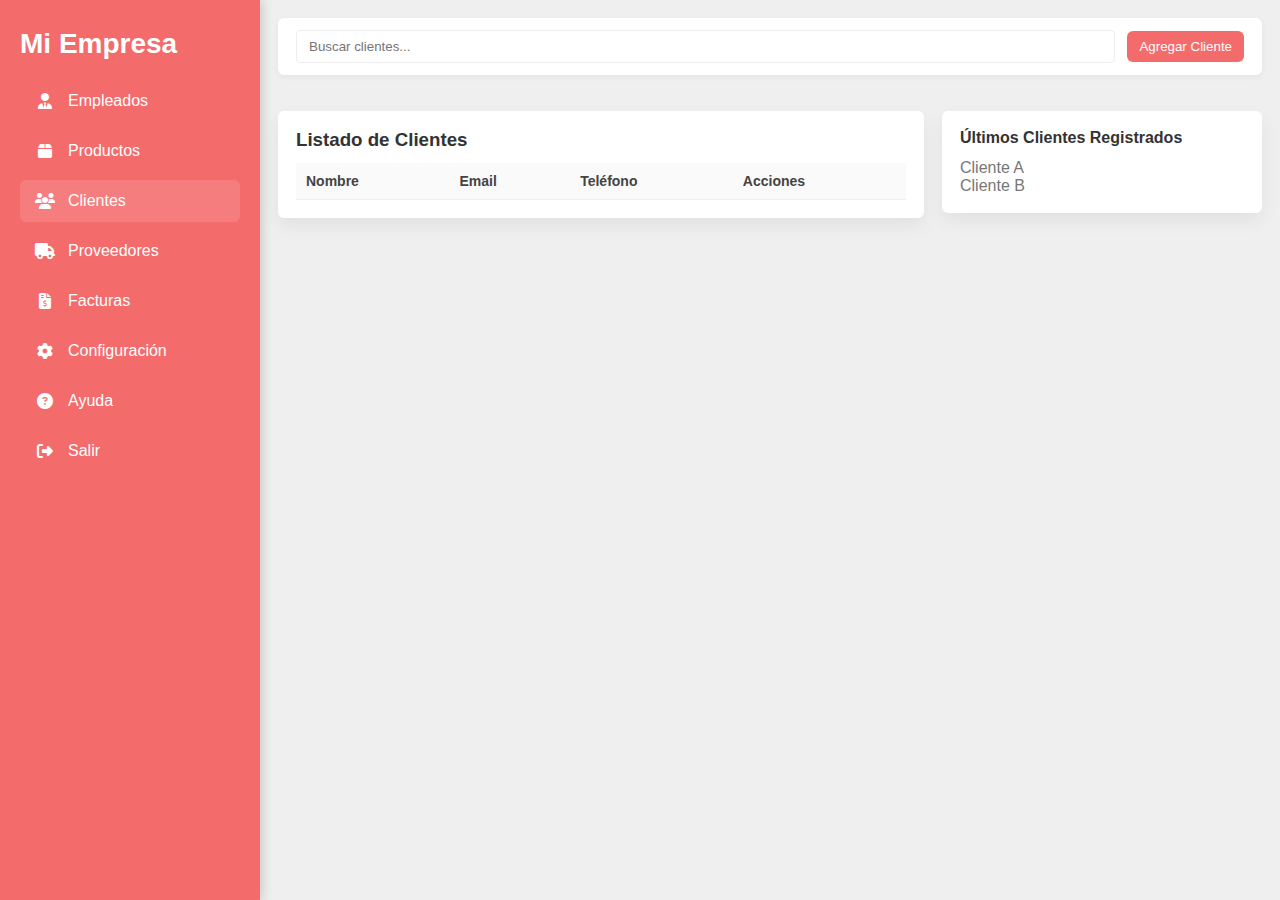
<file: html/admin.html>
<!doctype html>
<html lang="es">
<head>
  <meta charset="utf-8" />
  <meta name="viewport" content="width=device-width,initial-scale=1" />
  <title>Admin Panel - Clientes</title>
  <link rel="stylesheet" href="https://cdnjs.cloudflare.com/ajax/libs/font-awesome/6.4.0/css/all.min.css" />
  <link rel="stylesheet" href="../css/style3.css">
</head>
<body>
  <div class="app">
    <!-- Sidebar -->
    <aside class="sidebar">
      <div class="brand">Mi Empresa</div>
      <nav class="menu">
        <a href="#"><i class="fa fa-user-tie"></i> Empleados</a>
        <a href="#"><i class="fa fa-box"></i> Productos</a>
        <a href="./clientes.html" class="active"><i class="fa fa-users"></i> Clientes</a>
        <a href="#"><i class="fa fa-truck"></i> Proveedores</a>
        <a href="#"><i class="fa fa-file-invoice-dollar"></i> Facturas</a>    
        <a href="#"><i class="fa fa-cog"></i> Configuración</a>    
        <a href="#"><i class="fa fa-question-circle"></i> Ayuda</a>
        <a href="#"><i class="fa fa-sign-out-alt"></i> Salir</a>
      </nav>
    </aside>

    <!-- Main -->
    <main class="main">
      <div class="topbar">
        <div class="search"><input id="qSearch" placeholder="Buscar clientes..." /></div>
        <div style="display:flex; gap:8px;">
          <button class="btn" id="btnAdd">Agregar Cliente</button>
        </div>
      </div>

      <div class="cards" id="cardsContainer">
        <!-- Contenido dinámico desde JS -->
      </div>

      <div class="layout">
        <div class="panel large">
          <h3>Listado de Clientes</h3>
          <div style="margin-top:12px;">
            <table id="tableList">
              <thead>
                <tr>
                  <th>Nombre</th>
                  <th>Email</th>
                  <th>Teléfono</th>
                  <th>Acciones</th>
                </tr>
              </thead>
              <tbody>
                <!-- Se llena con JS + PHP -->
              </tbody>
            </table>
          </div>
        </div>

        <div class="panel small">
          <h4>Últimos Clientes Registrados</h4>
          <div id="newClientsList" style="margin-top:12px;">
            <p style="color:#777;">Cliente A</p>
            <p style="color:#777;">Cliente B</p>
          </div>
        </div>
      </div>
    </main>
  </div>

  <!-- Enlace correcto al JS -->
  <script src="../js/script3.js"></script>
</body>
</html>
</file>
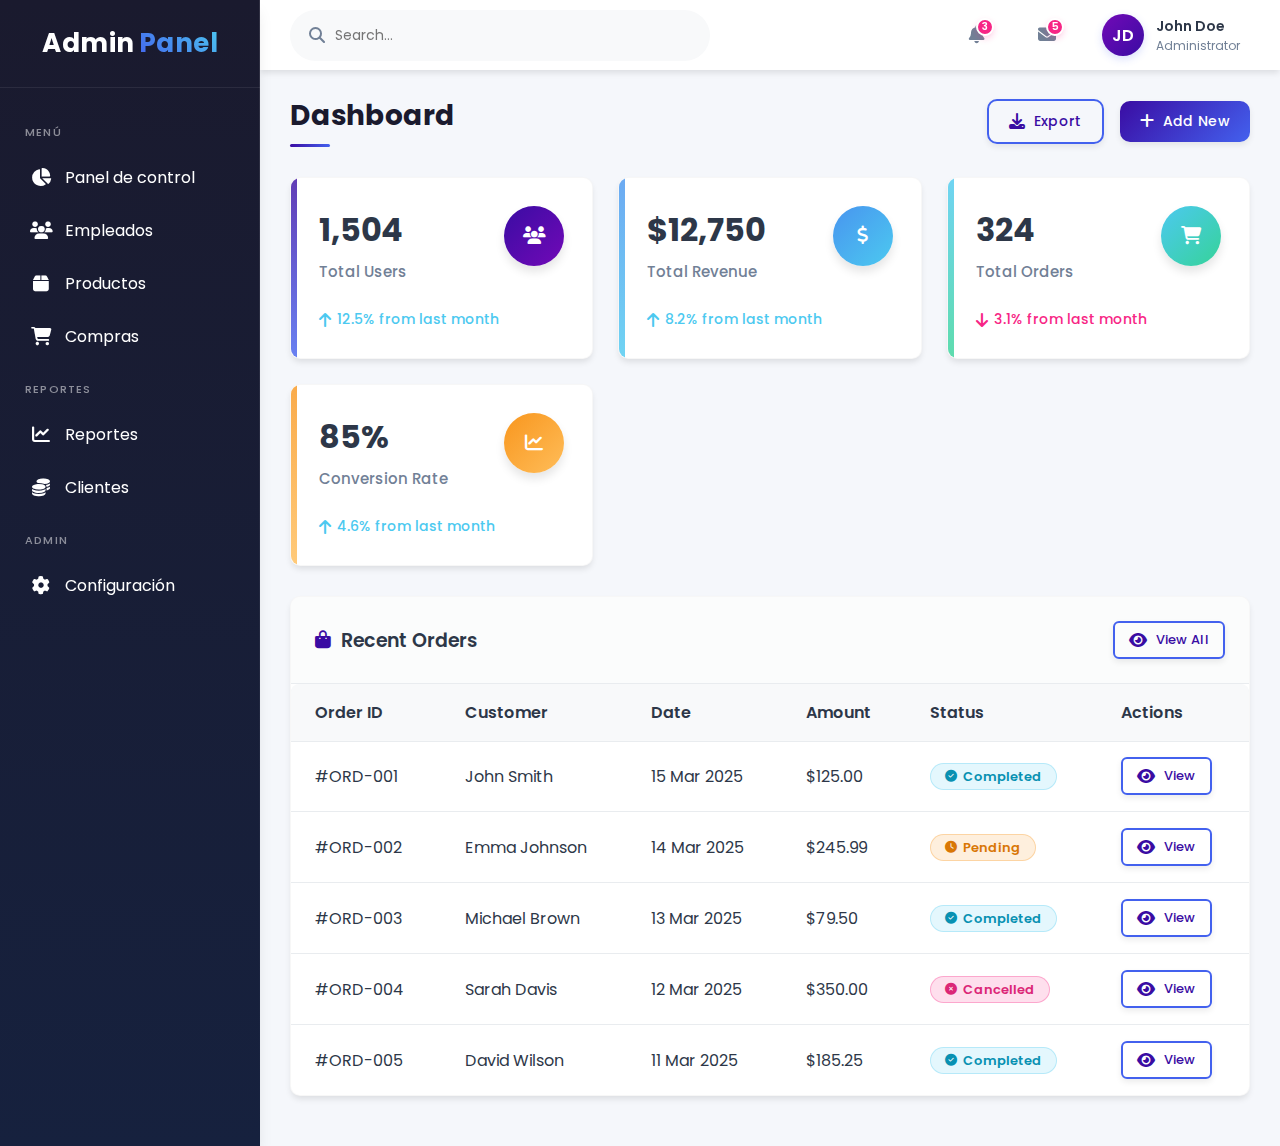
<file: html/administrador.html>
<!DOCTYPE html>
<html lang="en">
  <head>
    <meta charset="UTF-8" />
    <meta name="viewport" content="width=device-width, initial-scale=1.0" />
    <title>Admin Dashboard</title>
    <link rel="stylesheet" href="../css/administrador.css">
    <link
      rel="stylesheet"
      href="https://cdnjs.cloudflare.com/ajax/libs/font-awesome/6.4.2/css/all.min.css"
    />
    <link
      rel="stylesheet"
      href="https://cdnjs.cloudflare.com/ajax/libs/animate.css/4.1.1/animate.min.css"
    />
    <link
      href="https://fonts.googleapis.com/css2?family=Poppins:wght@300;400;500;600;700&display=swap"
      rel="stylesheet"
    />
  </head>
  <body>
    <div class="container">
      <!-- Sidebar -->
      <div class="sidebar">
        <div class="logo">
          <h1>Admin<span>Panel</span></h1>
        </div>
        <div class="nav-menu">
          <div class="menu-heading">Menú</div>
          <div class="nav-item ">
            <i class="fas fa-chart-pie"></i>
            <a href="./administrador.html">Panel de control</a>
          </div>
          <div class="nav-item">
            <i class="fas fa-users"></i>
            <a href="./administrador.html">Empleados</a>
          </div>
          <div class="nav-item">
            <i class="fas fa-box"></i>
            <a href="./administrador.html">Productos</a>
          </div>
          <div class="nav-item">
            <i class="fas fa-shopping-cart"></i>
            <a href="./administrador.html">Compras</a>
          </div>

          <div class="menu-heading">Reportes</div>
          <div class="nav-item">
            <i class="fas fa-chart-line"></i>
            <a href="./administrador.html">Reportes</a>
          </div>
          <div class="nav-item">
            <i class="fas fa-coins"></i>
            <a href="./administrador.html">Clientes</a>
          </div>

          <div class="menu-heading">Admin</div>
          <div class="nav-item">
            <i class="fas fa-cog"></i>
            <a href="./administrador.html">Configuración</a>
          </div>
        </div>
      </div>

      <!-- Header -->
      <div class="header">
        <div class="search-bar">
          <i class="fas fa-search"></i>
          <input type="text" placeholder="Search..." />
        </div>
        <div class="header-actions">
          <div class="notification">
            <i class="fas fa-bell"></i>
            <div class="badge">3</div>
          </div>
          <div class="notification">
            <i class="fas fa-envelope"></i>
            <div class="badge">5</div>
          </div>
          <div class="user-profile">
            <div class="profile-img">JD</div>
            <div class="user-info">
              <div class="user-name">John Doe</div>
              <div class="user-role">Administrator</div>
            </div>
          </div>
        </div>
      </div>

      <!-- Main Content -->
      <div class="main-content">
        <div class="page-title">
          <div class="title">Dashboard</div>
          <div class="action-buttons">
            <button class="btn btn-outline">
              <i class="fas fa-download"></i>
              Export
            </button>
            <button class="btn btn-primary">
              <i class="fas fa-plus"></i>
              Add New
            </button>
          </div>
        </div>

        <!-- Stats Cards -->
        <div class="stats-cards">
          <div class="stat-card">
            <div class="card-header">
              <div>
                <div class="card-value">1,504</div>
                <div class="card-label">Total Users</div>
              </div>
              <div class="card-icon purple">
                <i class="fas fa-users"></i>
              </div>
            </div>
            <div class="card-change positive">
              <i class="fas fa-arrow-up"></i>
              <span>12.5% from last month</span>
            </div>
          </div>

          <div class="stat-card">
            <div class="card-header">
              <div>
                <div class="card-value">$12,750</div>
                <div class="card-label">Total Revenue</div>
              </div>
              <div class="card-icon blue">
                <i class="fas fa-dollar-sign"></i>
              </div>
            </div>
            <div class="card-change positive">
              <i class="fas fa-arrow-up"></i>
              <span>8.2% from last month</span>
            </div>
          </div>

          <div class="stat-card">
            <div class="card-header">
              <div>
                <div class="card-value">324</div>
                <div class="card-label">Total Orders</div>
              </div>
              <div class="card-icon green">
                <i class="fas fa-shopping-cart"></i>
              </div>
            </div>
            <div class="card-change negative">
              <i class="fas fa-arrow-down"></i>
              <span>3.1% from last month</span>
            </div>
          </div>

          <div class="stat-card">
            <div class="card-header">
              <div>
                <div class="card-value">85%</div>
                <div class="card-label">Conversion Rate</div>
              </div>
              <div class="card-icon orange">
                <i class="fas fa-chart-line"></i>
              </div>
            </div>
            <div class="card-change positive">
              <i class="fas fa-arrow-up"></i>
              <span>4.6% from last month</span>
            </div>
          </div>
        </div>

        <!-- Recent Orders -->
        <div class="table-card">
          <div class="card-title">
            <h3><i class="fas fa-shopping-bag"></i> Recent Orders</h3>
            <button class="btn btn-outline btn-sm">
              <i class="fas fa-eye"></i> View All
            </button>
          </div>
          <table class="data-table">
            <thead>
              <tr>
                <th>Order ID</th>
                <th>Customer</th>
                <th>Date</th>
                <th>Amount</th>
                <th>Status</th>
                <th>Actions</th>
              </tr>
            </thead>
            <tbody>
              <tr>
                <td>#ORD-001</td>
                <td>John Smith</td>
                <td>15 Mar 2025</td>
                <td>$125.00</td>
                <td>
                  <span class="status active"
                    ><i class="fas fa-check-circle"></i> Completed</span
                  >
                </td>
                <td>
                  <button class="btn btn-outline btn-sm">
                    <i class="fas fa-eye"></i> View
                  </button>
                </td>
              </tr>
              <tr>
                <td>#ORD-002</td>
                <td>Emma Johnson</td>
                <td>14 Mar 2025</td>
                <td>$245.99</td>
                <td>
                  <span class="status pending"
                    ><i class="fas fa-clock"></i> Pending</span
                  >
                </td>
                <td>
                  <button class="btn btn-outline btn-sm">
                    <i class="fas fa-eye"></i> View
                  </button>
                </td>
              </tr>
              <tr>
                <td>#ORD-003</td>
                <td>Michael Brown</td>
                <td>13 Mar 2025</td>
                <td>$79.50</td>
                <td>
                  <span class="status active"
                    ><i class="fas fa-check-circle"></i> Completed</span
                  >
                </td>
                <td>
                  <button class="btn btn-outline btn-sm">
                    <i class="fas fa-eye"></i> View
                  </button>
                </td>
              </tr>
              <tr>
                <td>#ORD-004</td>
                <td>Sarah Davis</td>
                <td>12 Mar 2025</td>
                <td>$350.00</td>
                <td>
                  <span class="status cancelled"
                    ><i class="fas fa-times-circle"></i> Cancelled</span
                  >
                </td>
                <td>
                  <button class="btn btn-outline btn-sm">
                    <i class="fas fa-eye"></i> View
                  </button>
                </td>
              </tr>
              <tr>
                <td>#ORD-005</td>
                <td>David Wilson</td>
                <td>11 Mar 2025</td>
                <td>$185.25</td>
                <td>
                  <span class="status active"
                    ><i class="fas fa-check-circle"></i> Completed</span
                  >
                </td>
                <td>
                  <button class="btn btn-outline btn-sm">
                    <i class="fas fa-eye"></i> View
                  </button>
                </td>
              </tr>
            </tbody>
          </table>
        </div>
      </div>
    </div>
  </body>
</html>
</file>
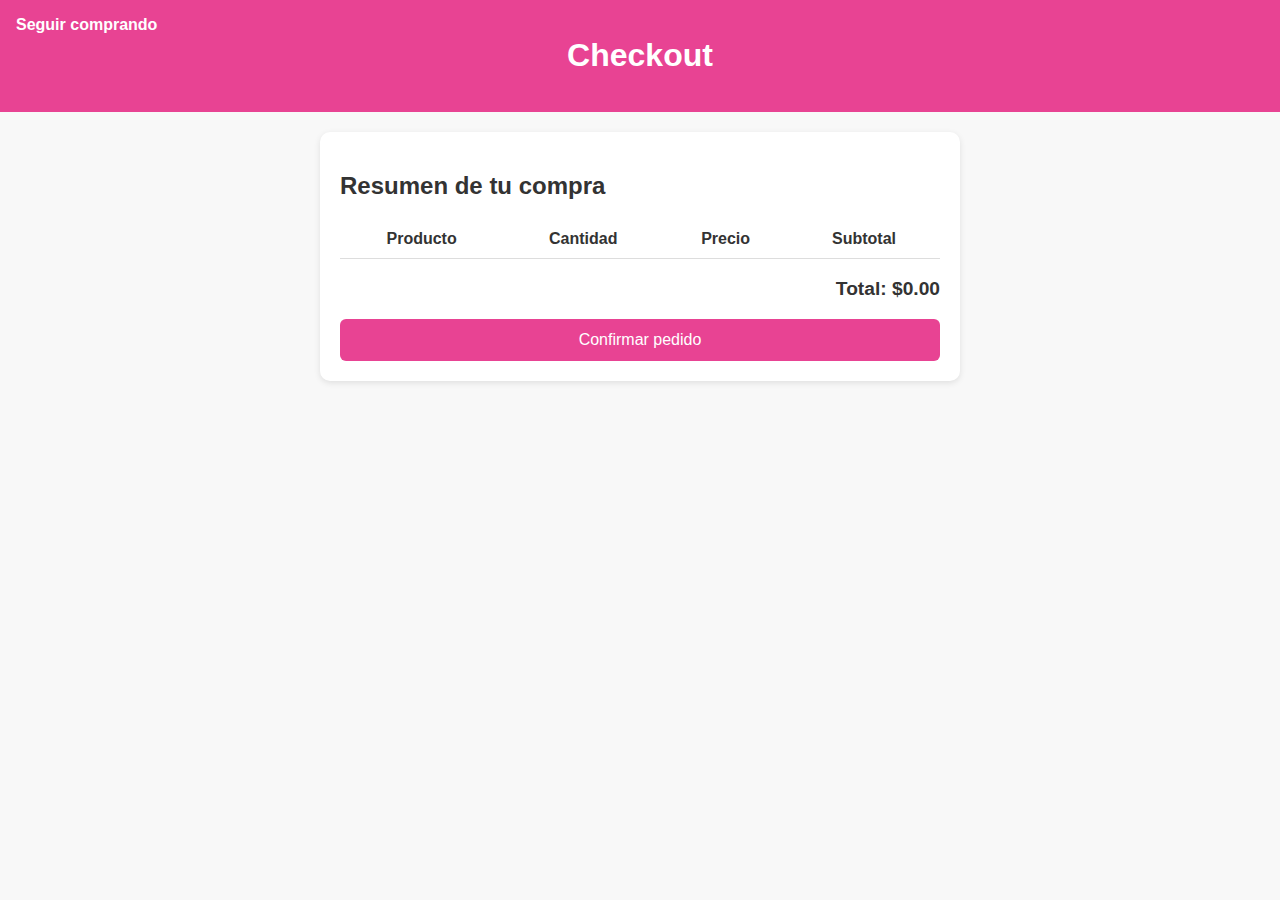
<file: html/checkout.html>
<!doctype html>
<html lang="es">
<head>
  <meta charset="utf-8">
  <meta name="viewport" content="width=device-width,initial-scale=1">
  <title>Checkout</title>
  <link rel="stylesheet" href="../css/checkout.css">
  <script defer src="../js/checkout.js"></script>
</head>
<body>
  <header>
    <h1>Checkout</h1>
    <a href="../index.html" class="btn-volver">Seguir comprando</a>
  </header>

  <main>
    <section class="resumen">
      <h2>Resumen de tu compra</h2>
      <table id="tabla-carrito">
        <thead>
          <tr>
            <th>Producto</th>
            <th>Cantidad</th>
            <th>Precio</th>
            <th>Subtotal</th>
          </tr>
        </thead>
        <tbody></tbody>
      </table>
      <div class="total">
        <p>Total: <span id="total">$0.00</span></p>
      </div>
      <button id="btn-confirmar">Confirmar pedido</button>
    </section>
  </main>
</body>
</html>
</file>
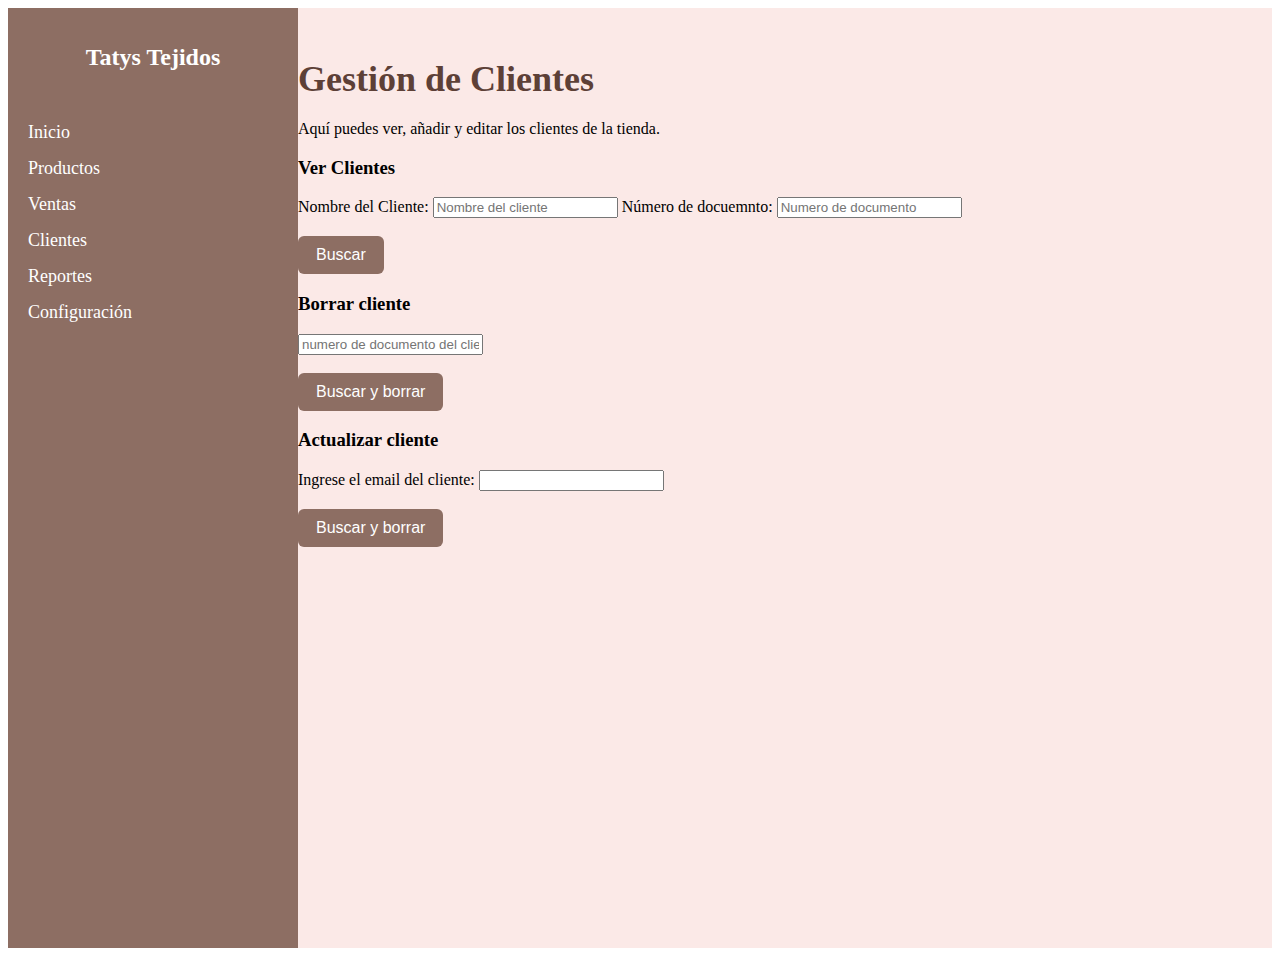
<file: html/clientesadmin.html>
<!DOCTYPE html>
<html lang="es">
<head>
    <meta charset="UTF-8">
    <meta name="viewport" content="width=device-width, initial-scale=1.0">
    <title>Clientes - TatysTejidos</title>
    <link rel="stylesheet" href="../css/clientes_admin.css">
</head>
<body>

    <!-- Barra lateral -->
    <div class="sidebar">
        <h1>Tatys Tejidos</h1>
        <ul class="menu">
            <li><a href="../index.html">Inicio</a></li>
            <li><a href="../html/productosadmin.html">Productos</a></li>
            <li><a href="../html/ventas_admin.html">Ventas</a></li>
            <li><a href="../html/clientesadmin.html">Clientes</a></li>
            <li><a href="../html/reportes2.html">Reportes</a></li>
            <li><a href="../html/confi.html">Configuración</a></li>
        </ul>
    </div>

    <!-- Contenido principal -->
    <div class="main-content">
        <h2 class="header">Gestión de Clientes</h2>
        <p>Aquí puedes ver, añadir y editar los clientes de la tienda.</p>

    
        <!-- Formulario para buscar producto -->
        <div id="product-form">
            <h3>Ver Clientes</h3>
            <form action="../php/buscar_clientes_admin.php" method="post">

                <label for="nombre_buscar">Nombre del Cliente:</label>
                <input type="text" name="nombres" placeholder="Nombre del cliente">

               <label for="nombre_buscar">Número de docuemnto:</label>
                <input type="text" name="N_documento" placeholder="Numero de documento">

                <br><br>
                <input type="submit" class="btn" value="Buscar">
            </form>
        </div>


        <!-- Formulario para borrar producto -->
        <div id="product-form">
            <h3>Borrar cliente</h3>
            <form action="../php/borrar_clientes.php" method="post">
                 <input type="text" name="N_documento" placeholder="numero de documento del cliente"><br>
                <br>
                <input type="submit" class="btn" value="Buscar y borrar">
            </form>
    
        </div>

        <!-- Formulario para borrar producto -->
        <div id="product-form">
            <h3>Actualizar cliente</h3>
            <form action="../php/actualizar.php" method="post">
                Ingrese el email del cliente:
                <input type="text" name="email"><br>
                <br>
                <input type="submit" class="btn" value="Buscar y borrar">
            </form>
        </div>
    </div>

</body>
</html>
</file>
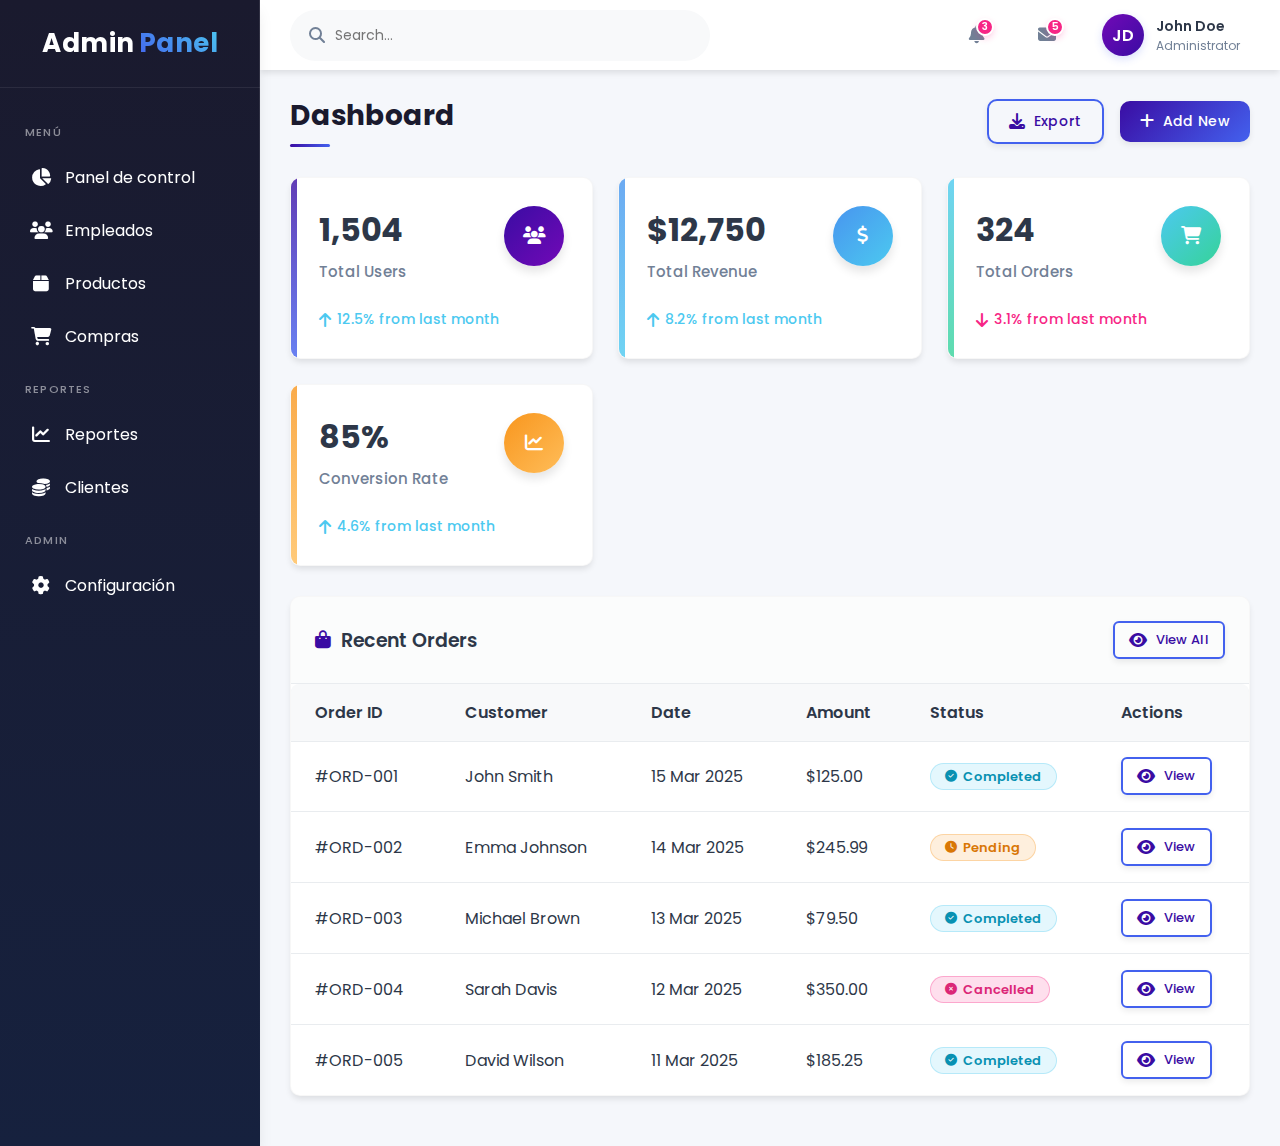
<file: html/productos_admin.html>
<!DOCTYPE html>
<html lang="en">
  <head>
    <meta charset="UTF-8" />
    <meta name="viewport" content="width=device-width, initial-scale=1.0" />
    <title>Admin Dashboard</title>
    <link rel="stylesheet" href="../css/administrador.css">
    <link
      rel="stylesheet"
      href="https://cdnjs.cloudflare.com/ajax/libs/font-awesome/6.4.2/css/all.min.css"
    />
    <link
      rel="stylesheet"
      href="https://cdnjs.cloudflare.com/ajax/libs/animate.css/4.1.1/animate.min.css"
    />
    <link
      href="https://fonts.googleapis.com/css2?family=Poppins:wght@300;400;500;600;700&display=swap"
      rel="stylesheet"
    />
  </head>
  <body>
    <div class="container">
      <!-- Sidebar -->
      <div class="sidebar">
        <div class="logo">
          <h1>Admin<span>Panel</span></h1>
        </div>
        <div class="nav-menu">
          <div class="menu-heading">Menú</div>
          <div class="nav-item ">
            <i class="fas fa-chart-pie"></i>
            <a href="./administrador.html">Panel de control</a>
          </div>
          <div class="nav-item">
            <i class="fas fa-users"></i>
            <a href="./administrador.html">Empleados</a>
          </div>
          <div class="nav-item">
            <i class="fas fa-box"></i>
            <a href="./administrador.html">Productos</a>
          </div>
          <div class="nav-item">
            <i class="fas fa-shopping-cart"></i>
            <a href="./administrador.html">Compras</a>
          </div>

          <div class="menu-heading">Reportes</div>
          <div class="nav-item">
            <i class="fas fa-chart-line"></i>
            <a href="./administrador.html">Reportes</a>
          </div>
          <div class="nav-item">
            <i class="fas fa-coins"></i>
            <a href="./administrador.html">Clientes</a>
          </div>

          <div class="menu-heading">Admin</div>
          <div class="nav-item">
            <i class="fas fa-cog"></i>
            <a href="./administrador.html">Configuración</a>
          </div>
        </div>
      </div>

      <!-- Header -->
      <div class="header">
        <div class="search-bar">
          <i class="fas fa-search"></i>
          <input type="text" placeholder="Search..." />
        </div>
        <div class="header-actions">
          <div class="notification">
            <i class="fas fa-bell"></i>
            <div class="badge">3</div>
          </div>
          <div class="notification">
            <i class="fas fa-envelope"></i>
            <div class="badge">5</div>
          </div>
          <div class="user-profile">
            <div class="profile-img">JD</div>
            <div class="user-info">
              <div class="user-name">John Doe</div>
              <div class="user-role">Administrator</div>
            </div>
          </div>
        </div>
      </div>

      <!-- Main Content -->
      <div class="main-content">
        <div class="page-title">
          <div class="title">Dashboard</div>
          <div class="action-buttons">
            <button class="btn btn-outline">
              <i class="fas fa-download"></i>
              Export
            </button>
            <button class="btn btn-primary">
              <i class="fas fa-plus"></i>
              Add New
            </button>
          </div>
        </div>

        <!-- Stats Cards -->
        <div class="stats-cards">
          <div class="stat-card">
            <div class="card-header">
              <div>
                <div class="card-value">1,504</div>
                <div class="card-label">Total Users</div>
              </div>
              <div class="card-icon purple">
                <i class="fas fa-users"></i>
              </div>
            </div>
            <div class="card-change positive">
              <i class="fas fa-arrow-up"></i>
              <span>12.5% from last month</span>
            </div>
          </div>

          <div class="stat-card">
            <div class="card-header">
              <div>
                <div class="card-value">$12,750</div>
                <div class="card-label">Total Revenue</div>
              </div>
              <div class="card-icon blue">
                <i class="fas fa-dollar-sign"></i>
              </div>
            </div>
            <div class="card-change positive">
              <i class="fas fa-arrow-up"></i>
              <span>8.2% from last month</span>
            </div>
          </div>

          <div class="stat-card">
            <div class="card-header">
              <div>
                <div class="card-value">324</div>
                <div class="card-label">Total Orders</div>
              </div>
              <div class="card-icon green">
                <i class="fas fa-shopping-cart"></i>
              </div>
            </div>
            <div class="card-change negative">
              <i class="fas fa-arrow-down"></i>
              <span>3.1% from last month</span>
            </div>
          </div>

          <div class="stat-card">
            <div class="card-header">
              <div>
                <div class="card-value">85%</div>
                <div class="card-label">Conversion Rate</div>
              </div>
              <div class="card-icon orange">
                <i class="fas fa-chart-line"></i>
              </div>
            </div>
            <div class="card-change positive">
              <i class="fas fa-arrow-up"></i>
              <span>4.6% from last month</span>
            </div>
          </div>
        </div>

        <!-- Recent Orders -->
        <div class="table-card">
          <div class="card-title">
            <h3><i class="fas fa-shopping-bag"></i> Recent Orders</h3>
            <button class="btn btn-outline btn-sm">
              <i class="fas fa-eye"></i> View All
            </button>
          </div>
          <table class="data-table">
            <thead>
              <tr>
                <th>Order ID</th>
                <th>Customer</th>
                <th>Date</th>
                <th>Amount</th>
                <th>Status</th>
                <th>Actions</th>
              </tr>
            </thead>
            <tbody>
              <tr>
                <td>#ORD-001</td>
                <td>John Smith</td>
                <td>15 Mar 2025</td>
                <td>$125.00</td>
                <td>
                  <span class="status active"
                    ><i class="fas fa-check-circle"></i> Completed</span
                  >
                </td>
                <td>
                  <button class="btn btn-outline btn-sm">
                    <i class="fas fa-eye"></i> View
                  </button>
                </td>
              </tr>
              <tr>
                <td>#ORD-002</td>
                <td>Emma Johnson</td>
                <td>14 Mar 2025</td>
                <td>$245.99</td>
                <td>
                  <span class="status pending"
                    ><i class="fas fa-clock"></i> Pending</span
                  >
                </td>
                <td>
                  <button class="btn btn-outline btn-sm">
                    <i class="fas fa-eye"></i> View
                  </button>
                </td>
              </tr>
              <tr>
                <td>#ORD-003</td>
                <td>Michael Brown</td>
                <td>13 Mar 2025</td>
                <td>$79.50</td>
                <td>
                  <span class="status active"
                    ><i class="fas fa-check-circle"></i> Completed</span
                  >
                </td>
                <td>
                  <button class="btn btn-outline btn-sm">
                    <i class="fas fa-eye"></i> View
                  </button>
                </td>
              </tr>
              <tr>
                <td>#ORD-004</td>
                <td>Sarah Davis</td>
                <td>12 Mar 2025</td>
                <td>$350.00</td>
                <td>
                  <span class="status cancelled"
                    ><i class="fas fa-times-circle"></i> Cancelled</span
                  >
                </td>
                <td>
                  <button class="btn btn-outline btn-sm">
                    <i class="fas fa-eye"></i> View
                  </button>
                </td>
              </tr>
              <tr>
                <td>#ORD-005</td>
                <td>David Wilson</td>
                <td>11 Mar 2025</td>
                <td>$185.25</td>
                <td>
                  <span class="status active"
                    ><i class="fas fa-check-circle"></i> Completed</span
                  >
                </td>
                <td>
                  <button class="btn btn-outline btn-sm">
                    <i class="fas fa-eye"></i> View
                  </button>
                </td>
              </tr>
            </tbody>
          </table>
        </div>
      </div>
    </div>
  </body>
</html>
</file>
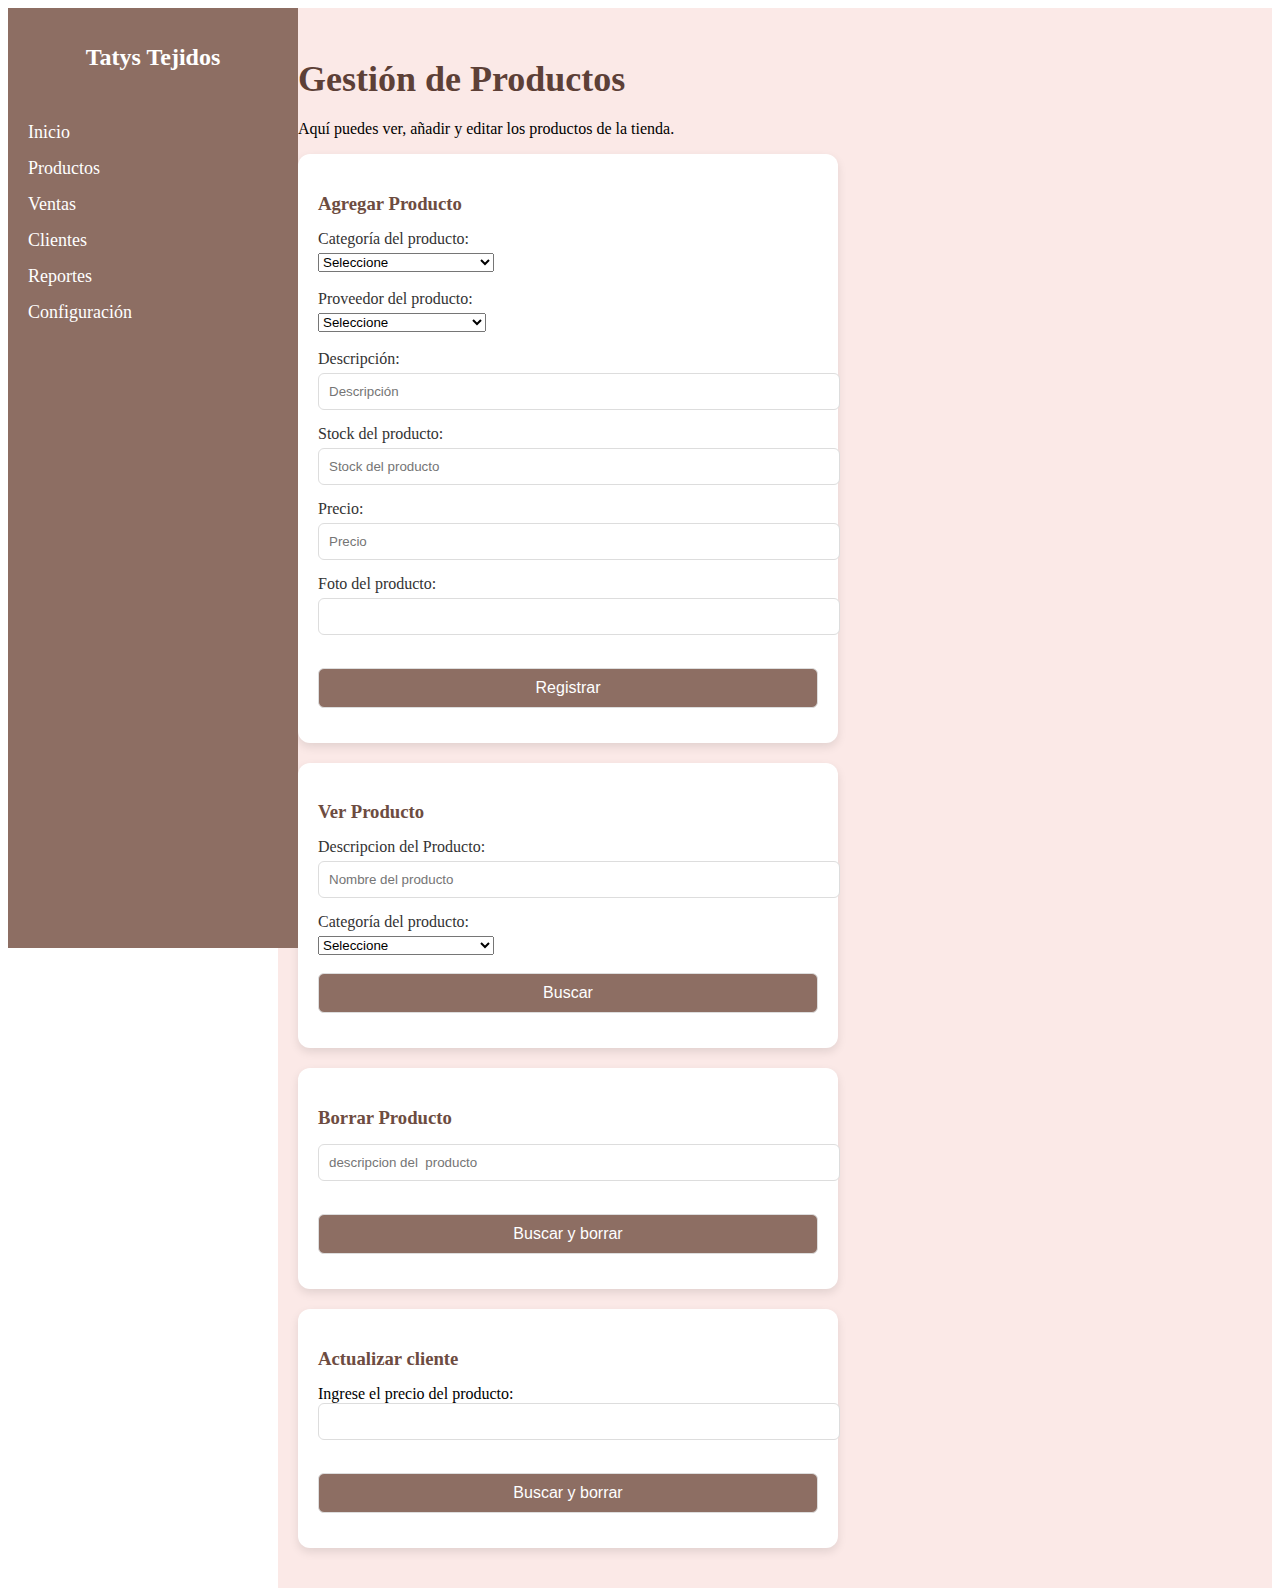
<file: html/productosadmin.html>
<!DOCTYPE html>
<html lang="es">
<head>
    <meta charset="UTF-8">
    <meta name="viewport" content="width=device-width, initial-scale=1.0">
    <title>Productos - TatysTejidos</title>
    <link rel="stylesheet" href="../css/productosadmin.css">
</head>
<body>

    <!-- Barra lateral -->
    <div class="sidebar">
        <h1>Tatys Tejidos</h1>
        <ul class="menu">
            <li><a href="../index.html">Inicio</a></li>
            <li><a href="../html/productosadmin.html">Productos</a></li>
            <li><a href="../html/ventas_admin.html">Ventas</a></li>
            <li><a href="../html/clientesadmin.html">Clientes</a></li>
            <li><a href="../html/reportes2.html">Reportes</a></li>
            <li><a href="../html/confi.html">Configuración</a></li>
        </ul>
    </div>

    <!-- Contenido principal -->
    <div class="main-content">
        <h2 class="header">Gestión de Productos</h2>
        <p>Aquí puedes ver, añadir y editar los productos de la tienda.</p>

        <!-- Formulario para agregar producto -->
        <div id="product-form">
            <h3>Agregar Producto</h3>

            <!-- IMPORTANTE: enctype para subir archivos -->
            <form action="../php/productosadmin.php" method="post" enctype="multipart/form-data">

                <label for="categoria">Categoría del producto:</label>
                <select class="controls" name="id_categoria" required>
                    <option value="">Seleccione</option>
                    <option value="1">Llaveros</option>
                    <option value="2">Ropa</option>
                    <option value="3 para la venta">Accesorios</option>
                    <option value="4">Decoración de temporada</option>
                    <option value="5">Amigurumis</option>
                </select>
                <br><br>

                <label for="categoria">Proveedor del producto:</label>
                <select class="controls" name="id_proveedor" required>
                    <option value="">Seleccione</option>
                    <option value="1">kingcason - Lana</option>
                    <option value="2">Leader - Hilos y Agujas</option>
                    <option value="3">Promoespuma - espuma</option>
                </select>
                <br><br>

                <label for="description">Descripción:</label>
                <input type="text" name="descripcion" placeholder="Descripción" required>

                <label for="stock">Stock del producto:</label>
                <input type="text" name="stock" placeholder="Stock del producto" required>

                <label for="price">Precio:</label>
                <input type="text" name="precio" placeholder="Precio" required>


                <label for="foto">Foto del producto:</label>
                <input type="text" name="photo_producto" accept="image/*" required>

                <br><br>
                <input type="submit" class="btn" value="Registrar">
            </form>
        </div>

        <!-- Formulario para buscar producto -->
        <div id="product-form">
            <h3>Ver Producto</h3>
            <form action="../php/buscar_pro_admin.php" method="get">

                <label for="nombre_buscar">Descripcion del Producto:</label>
                <input type="text" name="descripcion" placeholder="Nombre del producto">

                 <label for="categoria">Categoría del producto:</label>
                <select class="controls" name="id_categoria" required>
                    <option value="">Seleccione</option>
                    <option value="1">Llaveros</option>
                    <option value="2">Ropa</option>
                    <option value="3 para la venta">Accesorios</option>
                    <option value="4">Decoración de temporada</option>
                    <option value="5">Amigurumis</option>
                </select>

                <br><br>
                <input type="submit" class="btn" value="Buscar">
            </form>
        </div>

        <!-- Formulario para borrar producto -->
        <div id="product-form">
            <h3>Borrar Producto</h3>
            <form action="../php/borrar.php" method="post">
                 <input type="text" name="descripcion" placeholder="descripcion del  producto"><br>
                <br>
                <input type="submit" class="btn" value="Buscar y borrar">
            </form>
    
        </div>


                <!-- Formulario para actualizar producto -->
        <div id="product-form">
            <h3>Actualizar cliente</h3>
            <form action="../php/actualizar_pro.php" method="post">
                Ingrese el precio del producto:
                <input type="text" name="precio"><br>
                <br>
                <input type="submit" class="btn" value="Buscar y borrar">
            </form>
        </div>
    </div>

</body>
</html>
</file>
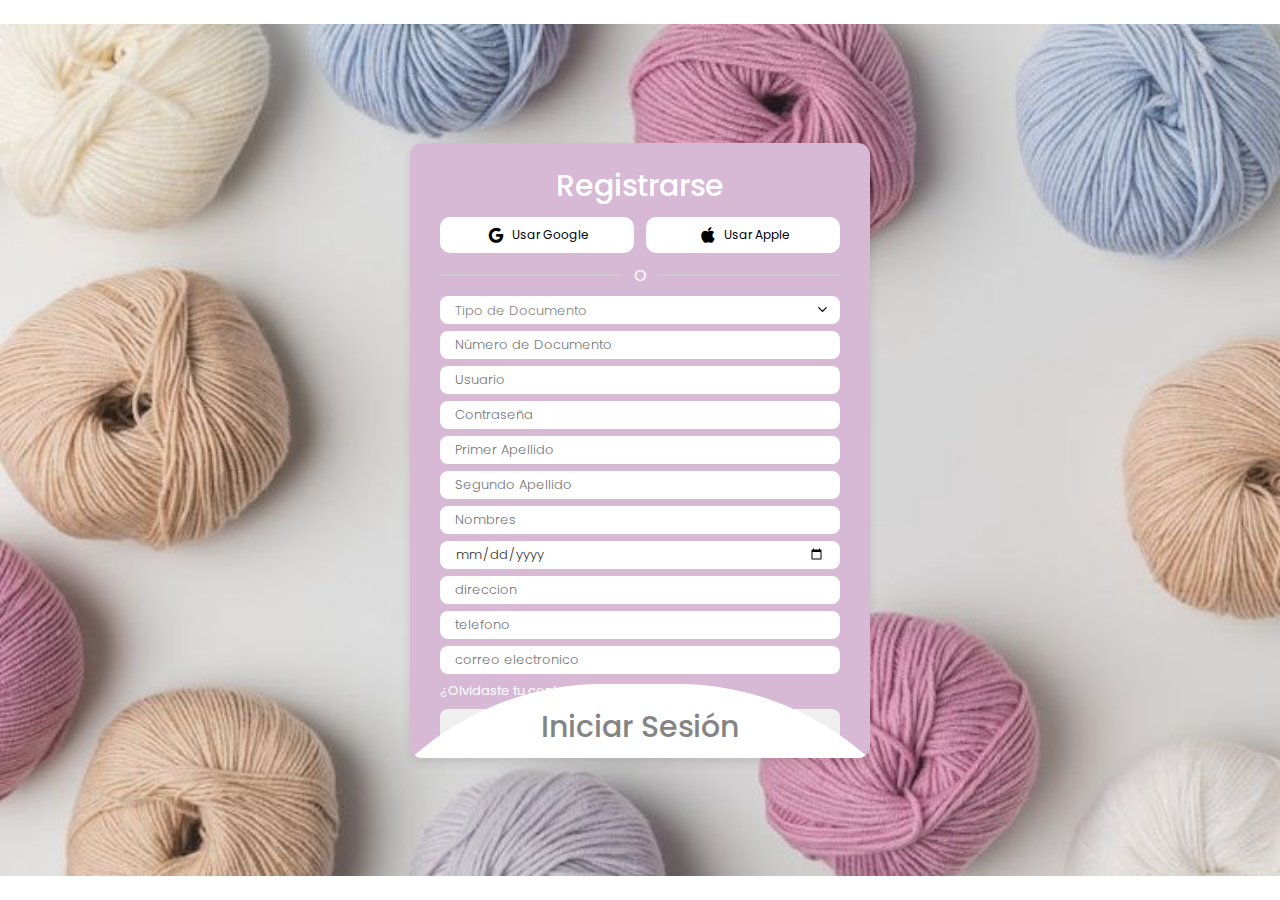
<file: html/registrase.html>
<!DOCTYPE html>
<html lang="en">
<head>
    <meta charset="UTF-8">
    <meta name="viewport" content="width=device-width, initial-scale=1.0">
    <link href='https://unpkg.com/boxicons@2.1.4/css/boxicons.min.css' rel='stylesheet'>
    <link rel="stylesheet" href="../css/style2.css">
    <title>Document</title>
</head>
<body>

    
    <div class="container">
        <div class="signup-section">
            <header>Registrarse</header>

            <div class="social-buttons">
                <button><i class="bx bxl-google"></i>
                Usar Google</button>
                <button><i class="bx bxl-apple"></i>
                Usar Apple</button>
            </div>

            <div class="separator">
                <div class="line"></div>
                <p>O</p>
                <div class="line"></div>
            </div>

            <form  action="../php/insertar_usuario.php" method="POST">
                
                <select id="document-type" name="tipo_documento" required>
                    <option value="" disabled selected>Tipo de Documento</option>
                    <option value="CC">T.I</option>
                    <option value="TI">C.C</option>
                    <option value="CE">C.E</option>
                </select>

                <input type="number" name="N_documento" placeholder="Número de Documento" required>
                <input type="text" name="usuario" placeholder="Usuario" required>
                <input type="text" name="clave" placeholder="Contraseña" required>
                <input type="text" name="primer_apellido" placeholder="Primer Apellido" required>
                <input type="text" name="segundo_apellido" placeholder="Segundo Apellido" required>
                <input type="text" name="nombres" placeholder="Nombres" required>
                <input type="date" name="fecha_nacimiento" placeholder="fecha de nacimiento" required>
                <input type="text" name="direccion" placeholder="direccion" required>
                <input type="number" name="telefono" placeholder="telefono" required>
                <input type="text" name="email" placeholder="correo electronico" required>
                 <a href="#">¿Olvidaste tu contraseña?</a>
                 <button type="submit" class="btn">Signup</button>
            </form>
        </div>

        <div class="login-section">
            <header>Iniciar Sesión</header>

            <div class="social-buttons">
                <button><i class="bx bxl-google"></i>
                Usar Google</button>
                <button><i class="bx bxl-apple"></i>
                Usar Apple</button>
            </div>

            <div class="separator">
                <div class="line"></div>
                <p>O</p>
                <div class="line"></div>
            </div>

            <form action="../php/ingresar.php" method="post">
                <input type="text" name="usuario" placeholder="usuario" required>
                <input type="password" name="clave" placeholder="Contraseña" required>
                 <a href="#">¿Olvidate tu contraseña?</a>
                 <button type="submit" class="btn">Login</button>
            </form>

        </div>

    </div>
    
    <script src="../js/script2.js"></script>
</body>
</html>
</file>
<file: css/style3.css>
* { box-sizing: border-box; margin: 0; padding: 0; font-family: "Segoe UI", Roboto, Arial; }
body { background: #efefef; color: #333; }

.app {
  display: grid;
  grid-template-columns: 260px 1fr;
  min-height: 100vh;
}

/* Sidebar */
.sidebar {
  background: #f46b6b;
  color: white;
  padding: 28px 20px;
  box-shadow: 3px 0 10px rgba(0,0,0,0.15);
}
.brand { font-weight: 700; font-size: 28px; margin-bottom: 20px; }
.menu { margin-top: 12px; }
.menu a {
  display:flex; align-items:center; gap:12px;
  padding: 12px 14px; color: #fff; text-decoration: none; border-radius: 6px;
  margin-bottom: 8px; transition: background .15s;
}
.menu a:hover, .menu a.active { background: rgba(255,255,255,0.12); }
.menu i { width:22px; text-align:center; }

/* Header */
.main { padding: 18px; }
.topbar {
  display:flex; justify-content:space-between; align-items:center;
  gap: 12px;
  padding: 12px 18px; background: #fff; border-radius: 6px; margin-bottom: 18px;
  box-shadow: 0 2px 6px rgba(0,0,0,0.05);
}
.search { display:flex; align-items:center; gap:8px; flex:1; }
.search input { width:100%; padding:8px 12px; border:1px solid #eee; border-radius:4px; }

/* Cards */
.cards { display:flex; gap:18px; margin-bottom:18px; flex-wrap:wrap; }
.card {
  background:#fff; padding:18px; border-radius:6px; flex:1 1 200px; min-width:180px;
  box-shadow: 0 8px 18px rgba(0,0,0,0.06);
  display:flex; justify-content:space-between; align-items:center;
}
.card .num { font-size:22px; font-weight:700; color: #333; }
.card .label { font-size:13px; color:#777; }

/* Panels */
.layout { display:flex; gap:18px; align-items:flex-start; }
.panel {
  background:#fff; border-radius:6px; padding:18px; box-shadow: 0 8px 18px rgba(0,0,0,0.06);
}
.panel.large { flex:1; }
.panel.small { width:320px; }

table { width:100%; border-collapse:collapse; }
th, td { padding:10px; text-align:left; border-bottom: 1px solid #f0f0f0; font-size:14px; color:#444; }
th { background:#fafafa; font-weight:700; }

/* Buttons */
.btn {
  display:inline-block; padding:8px 12px; border-radius:6px; background:#f46b6b; color:#fff; border:none; cursor:pointer;
}
.btn.secondary { background:#f3f3f3; color:#333; border:1px solid #e6e6e6; }
.btn.danger { background:#e05b5b; }

/* Modal */
.modal {
  position:fixed; inset:0; display:none; align-items:center; justify-content:center; background:rgba(0,0,0,0.4);
  z-index:999;
}
.modal.open { display:flex; }
.modal .dialog { background:#fff; border-radius:8px; width:520px; max-width:95%; padding:18px; }
.field { margin-bottom:10px; }
.field label { display:block; font-size:13px; margin-bottom:6px; color:#444; }
.field input, .field textarea { width:100%; padding:8px 10px; border:1px solid #e0e0e0; border-radius:6px; }
.flex { display:flex; gap:8px; justify-content:flex-end; margin-top:12px; }

/* Responsive */
@media (max-width:900px) {
  .app { grid-template-columns: 1fr; }
  .sidebar { display:flex; gap:12px; align-items:center; padding:12px; }
  .layout { flex-direction:column; }
  .panel.small { width:100%; }
}
</file>
<file: css/administrador.css>
:root {
  --primary: #3a0ca3;
  --primary-light: #4361ee;
  --secondary: #7209b7;
  --success: #4cc9f0;
  --danger: #f72585;
  --warning: #f8961e;
  --info: #4895ef;
  --dark: #1a1a2e;
  --light: #f8f9fa;
  --border: #e9ecef;
  --text: #2d3748;
  --text-light: #718096;
  --shadow: 0 10px 15px -3px rgba(0, 0, 0, 0.1),
    0 4px 6px -2px rgba(0, 0, 0, 0.05);
  --shadow-sm: 0 4px 6px -1px rgba(0, 0, 0, 0.1);
  --shadow-lg: 0 20px 25px -5px rgba(0, 0, 0, 0.1),
    0 10px 10px -5px rgba(0, 0, 0, 0.04);
  --radius: 10px;
  --radius-sm: 6px;
  --sidebar-width: 260px;
  --header-height: 70px;
  --transition: all 0.3s ease;
}

a{
    color: #fff;
    text-decoration: none;
}
* {
  margin: 0;
  padding: 0;
  box-sizing: border-box;
  font-family: "Poppins", sans-serif;
}

body {
  background-color: #f5f7fb;
  color: var(--text);
  overflow-x: hidden;
}

/* Custom Scrollbar */
::-webkit-scrollbar {
  width: 6px;
  height: 6px;
}

::-webkit-scrollbar-track {
  background: #f1f1f1;
}

::-webkit-scrollbar-thumb {
  background: var(--primary-light);
  border-radius: 10px;
}

::-webkit-scrollbar-thumb:hover {
  background: var(--primary);
}

/* Layout */
.container {
  display: grid;
  grid-template-columns: var(--sidebar-width) 1fr;
  grid-template-rows: var(--header-height) 1fr;
  min-height: 100vh;
}

/* Sidebar */
.sidebar {
  grid-row: 1 / 3;
  background: linear-gradient(180deg, var(--dark) 0%, #16213e 100%);
  color: white;
  overflow-y: auto;
  transition: var(--transition);
  box-shadow: var(--shadow);
  z-index: 1000;
  position: relative;
}

.sidebar::before {
  content: "";
  position: absolute;
  top: 0;
  right: 0;
  height: 100%;
  width: 1px;
  background: linear-gradient(to bottom, rgba(255, 255, 255, 0.1), transparent);
}

.logo {
  padding: 24px 20px;
  text-align: center;
  border-bottom: 1px solid rgba(255, 255, 255, 0.08);
  margin-bottom: 10px;
}

.logo h1 {
  font-size: 26px;
  font-weight: 700;
  color: white;
  display: flex;
  align-items: center;
  justify-content: center;
  letter-spacing: 0.5px;
}

.logo span {
  color: var(--primary-light);
  background: linear-gradient(45deg, var(--primary-light), var(--success));
  -webkit-background-clip: text;
  background-clip: text;
  -webkit-text-fill-color: transparent;
  margin-left: 4px;
}

.nav-menu {
  padding: 10px 0;
}

.menu-heading {
  padding: 16px 25px 8px;
  font-size: 11px;
  text-transform: uppercase;
  letter-spacing: 1.2px;
  color: rgba(255, 255, 255, 0.5);
  font-weight: 500;
}

.nav-item {
  padding: 12px 25px;
  display: flex;
  align-items: center;
  cursor: pointer;
  transition: var(--transition);
  border-left: 4px solid transparent;
  margin: 4px 0;
  border-radius: 0 var(--radius-sm) var(--radius-sm) 0;
  position: relative;
  overflow: hidden;
}

.nav-item::after {
  content: "";
  position: absolute;
  bottom: 0;
  left: 0;
  width: 0;
  height: 1px;
  background: linear-gradient(
    90deg,
    transparent,
    rgba(255, 255, 255, 0.2),
    transparent
  );
  transition: var(--transition);
}

.nav-item:hover::after {
  width: 100%;
}

.nav-item:hover,
.nav-item.active {
  background-color: rgba(255, 255, 255, 0.07);
  border-left-color: var(--primary-light);
}

.nav-item.active {
  background: linear-gradient(90deg, rgba(67, 97, 238, 0.2), transparent);
  font-weight: 500;
}

.nav-item i {
  width: 24px;
  margin-right: 12px;
  font-size: 18px;
  text-align: center;
  transition: var(--transition);
}

.nav-item:hover i {
  transform: translateY(-2px);
}

/* Header */
.header {
  grid-column: 2;
  background-color: white;
  display: flex;
  align-items: center;
  justify-content: space-between;
  padding: 0 30px;
  box-shadow: var(--shadow-sm);
  z-index: 100;
  position: sticky;
  top: 0;
}

.search-bar {
  display: flex;
  align-items: center;
  background-color: var(--light);
  border-radius: 50px;
  padding: 8px 18px;
  flex: 0 0 420px;
  transition: var(--transition);
  border: 1px solid transparent;
}

.search-bar:focus-within {
  box-shadow: 0 0 0 2px rgba(67, 97, 238, 0.1);
  border-color: rgba(67, 97, 238, 0.3);
}

.search-bar input {
  border: none;
  background: transparent;
  outline: none;
  width: 100%;
  padding: 6px 10px;
  color: var(--text);
  font-size: 14px;
}

.search-bar i {
  color: var(--text-light);
  font-size: 16px;
}

.header-actions {
  display: flex;
  align-items: center;
}

.notification {
  position: relative;
  margin: 0 15px;
  cursor: pointer;
  width: 40px;
  height: 40px;
  display: flex;
  align-items: center;
  justify-content: center;
  border-radius: 50%;
  transition: var(--transition);
}

.notification:hover {
  background-color: rgba(67, 97, 238, 0.1);
}

.notification i {
  font-size: 18px;
  color: var(--text-light);
  transition: var(--transition);
}

.notification:hover i {
  color: var(--primary);
  transform: translateY(-2px);
}

.notification .badge {
  position: absolute;
  top: 3px;
  right: 3px;
  background-color: var(--danger);
  color: white;
  border-radius: 50%;
  width: 18px;
  height: 18px;
  font-size: 10px;
  display: flex;
  align-items: center;
  justify-content: center;
  box-shadow: 0 3px 6px rgba(247, 37, 133, 0.2);
  border: 2px solid white;
  font-weight: 600;
}

.user-profile {
  display: flex;
  align-items: center;
  cursor: pointer;
  padding: 6px 10px;
  border-radius: var(--radius);
  transition: var(--transition);
  margin-left: 10px;
}

.user-profile:hover {
  background-color: rgba(67, 97, 238, 0.05);
}

.profile-img {
  width: 42px;
  height: 42px;
  border-radius: 50%;
  background: linear-gradient(135deg, var(--secondary), var(--primary));
  display: flex;
  align-items: center;
  justify-content: center;
  color: white;
  font-weight: 600;
  margin-right: 12px;
  box-shadow: 0 3px 8px rgba(67, 97, 238, 0.2);
  font-size: 16px;
}

.user-info {
  display: flex;
  flex-direction: column;
}

.user-name {
  font-weight: 600;
  font-size: 14px;
}

.user-role {
  font-size: 12px;
  color: var(--text-light);
}

/* Main Content */
.main-content {
  grid-column: 2;
  padding: 25px 30px;
  overflow-y: auto;
}

.page-title {
  margin-bottom: 30px;
  display: flex;
  justify-content: space-between;
  align-items: center;
  animation: fadeIn 0.5s ease;
}

.title {
  font-size: 28px;
  font-weight: 700;
  color: var(--dark);
  position: relative;
  padding-bottom: 10px;
}

.title::after {
  content: "";
  position: absolute;
  bottom: 0;
  left: 0;
  width: 40px;
  height: 3px;
  background: linear-gradient(90deg, var(--primary), var(--primary-light));
  border-radius: 10px;
}

.action-buttons .btn {
  margin-left: 12px;
}

/* Dashboard Cards */
.stats-cards {
  display: grid;
  grid-template-columns: repeat(auto-fit, minmax(260px, 1fr));
  gap: 25px;
  margin-bottom: 30px;
  animation: fadeInUp 0.6s ease;
}

.stat-card {
  background-color: white;
  border-radius: var(--radius);
  padding: 28px;
  box-shadow: var(--shadow-sm);
  transition: all 0.4s ease;
  position: relative;
  overflow: hidden;
  border: 1px solid rgba(0, 0, 0, 0.03);
}

.stat-card::before {
  content: "";
  position: absolute;
  top: 0;
  left: 0;
  width: 6px;
  height: 100%;
  opacity: 0.8;
  transition: var(--transition);
}

.stat-card:nth-child(1)::before {
  background: linear-gradient(to bottom, var(--primary), var(--primary-light));
}

.stat-card:nth-child(2)::before {
  background: linear-gradient(to bottom, var(--info), var(--success));
}

.stat-card:nth-child(3)::before {
  background: linear-gradient(to bottom, var(--success), #36d399);
}

.stat-card:nth-child(4)::before {
  background: linear-gradient(to bottom, var(--warning), #ffbd59);
}

.stat-card:hover {
  transform: translateY(-7px);
  box-shadow: var(--shadow);
}

.card-header {
  display: flex;
  justify-content: space-between;
  align-items: flex-start;
  margin-bottom: 18px;
}

.card-icon {
  width: 60px;
  height: 60px;
  border-radius: 50%;
  display: flex;
  align-items: center;
  justify-content: center;
  font-size: 24px;
  color: white;
  box-shadow: 0 6px 10px rgba(0, 0, 0, 0.1);
  transition: var(--transition);
}

.stat-card:hover .card-icon {
  transform: scale(1.1);
}

.card-icon.purple {
  background: linear-gradient(135deg, var(--primary), var(--secondary));
}

.card-icon.blue {
  background: linear-gradient(135deg, var(--info), #4cc9f0);
}

.card-icon.green {
  background: linear-gradient(135deg, var(--success), #36d399);
}

.card-icon.orange {
  background: linear-gradient(135deg, var(--warning), #ffbd59);
}

.card-value {
  font-size: 32px;
  font-weight: 700;
  margin-bottom: 6px;
  transition: var(--transition);
}

.stat-card:hover .card-value {
  color: var(--primary);
}

.card-label {
  color: var(--text-light);
  font-size: 15px;
  font-weight: 500;
}

.card-change {
  display: flex;
  align-items: center;
  font-size: 14px;
  padding: 8px 0 0;
  font-weight: 500;
}

.card-change i {
  margin-right: 6px;
  font-size: 16px;
}

.card-change.positive {
  color: var(--success);
}

.card-change.negative {
  color: var(--danger);
}

/* Data Table */
.table-card {
  background-color: white;
  border-radius: var(--radius);
  box-shadow: var(--shadow-sm);
  overflow: hidden;
  margin-bottom: 25px;
  animation: fadeInUp 0.7s ease;
  border: 1px solid rgba(0, 0, 0, 0.03);
}

.card-title {
  padding: 24px;
  border-bottom: 1px solid var(--border);
  display: flex;
  justify-content: space-between;
  align-items: center;
  background-color: rgba(248, 249, 250, 0.5);
}

.card-title h3 {
  font-size: 19px;
  font-weight: 600;
  display: flex;
  align-items: center;
}

.card-title h3 i {
  margin-right: 10px;
  color: var(--primary);
}

.data-table {
  width: 100%;
  border-collapse: separate;
  border-spacing: 0;
}

.data-table th,
.data-table td {
  padding: 16px 24px;
  text-align: left;
}

.data-table th {
  font-weight: 600;
  color: var(--text);
  background-color: #f8f9fa;
  position: sticky;
  top: 0;
  box-shadow: 0 1px 0 0 var(--border);
}

.data-table th:first-child {
  border-top-left-radius: 8px;
}

.data-table th:last-child {
  border-top-right-radius: 8px;
}

.data-table td {
  border-bottom: 1px solid var(--border);
}

.data-table tr:last-child td {
  border-bottom: none;
}

.data-table tbody tr {
  transition: var(--transition);
}

.data-table tbody tr:hover {
  background-color: rgba(67, 97, 238, 0.03);
  transform: translateY(-1px);
  box-shadow: 0 3px 10px rgba(0, 0, 0, 0.04);
}

.status {
  padding: 6px 14px;
  border-radius: 50px;
  font-size: 13px;
  font-weight: 600;
  display: inline-flex;
  align-items: center;
  line-height: 1;
}

.status i {
  margin-right: 6px;
  font-size: 12px;
}

.status.active {
  background-color: rgba(76, 201, 240, 0.15);
  color: #0891b2;
  border: 1px solid rgba(76, 201, 240, 0.3);
}

.status.pending {
  background-color: rgba(248, 150, 30, 0.15);
  color: #d97706;
  border: 1px solid rgba(248, 150, 30, 0.3);
}

.status.cancelled {
  background-color: rgba(247, 37, 133, 0.15);
  color: #db2777;
  border: 1px solid rgba(247, 37, 133, 0.3);
}

/* Buttons */
.btn {
  display: inline-flex;
  align-items: center;
  justify-content: center;
  padding: 10px 20px;
  border-radius: var(--radius);
  font-weight: 500;
  cursor: pointer;
  transition: all 0.3s;
  border: none;
  outline: none;
  font-size: 14px;
  letter-spacing: 0.3px;
  box-shadow: 0 3px 6px rgba(0, 0, 0, 0.08);
  position: relative;
  overflow: hidden;
}

.btn::after {
  content: "";
  position: absolute;
  width: 100%;
  height: 100%;
  top: 0;
  left: -100%;
  background: linear-gradient(
    90deg,
    transparent,
    rgba(255, 255, 255, 0.2),
    transparent
  );
  transition: 0.5s;
}

.btn:hover::after {
  left: 100%;
}

.btn i {
  margin-right: 8px;
  font-size: 16px;
  transition: var(--transition);
}

.btn:hover i {
  transform: translateX(2px);
}

.btn-primary {
  background: linear-gradient(135deg, var(--primary), var(--primary-light));
  color: white;
}

.btn-primary:hover {
  background: linear-gradient(135deg, var(--secondary), var(--primary));
  transform: translateY(-2px);
  box-shadow: 0 6px 15px rgba(58, 12, 163, 0.2);
}

.btn-outline {
  border: 2px solid var(--primary-light);
  color: var(--primary);
  background-color: transparent;
}

.btn-outline:hover {
  background-color: var(--primary);
  color: white;
  border-color: var(--primary);
  transform: translateY(-2px);
  box-shadow: 0 6px 15px rgba(58, 12, 163, 0.2);
}

.btn-sm {
  padding: 7px 14px;
  font-size: 13px;
  border-radius: var(--radius-sm);
}

/* Animations */
@keyframes fadeIn {
  from {
    opacity: 0;
  }
  to {
    opacity: 1;
  }
}

@keyframes fadeInUp {
  from {
    opacity: 0;
    transform: translateY(20px);
  }
  to {
    opacity: 1;
    transform: translateY(0);
  }
}

/* Media Queries */
@media (max-width: 1200px) {
  .stats-cards {
    grid-template-columns: repeat(2, 1fr);
  }
}

@media (max-width: 992px) {
  .container {
    grid-template-columns: 0 1fr;
  }

  .sidebar {
    transform: translateX(-100%);
    position: fixed;
    height: 100vh;
    z-index: 1001;
  }

  .sidebar.active {
    transform: translateX(0);
    box-shadow: var(--shadow-lg);
  }

  .header {
    padding: 0 20px;
  }

  .main-content {
    padding: 20px;
  }
}

@media (max-width: 768px) {
  .search-bar {
    display: none;
  }

  .stats-cards {
    grid-template-columns: 1fr;
  }

  .user-role {
    display: none;
  }

  .data-table th,
  .data-table td {
    padding: 15px;
  }

  .title {
    font-size: 24px;
  }
}

@media (max-width: 576px) {
  .header-actions {
    margin-left: auto;
  }

  .notification {
    margin: 0 8px;
  }

  .user-info {
    display: none;
  }

  .profile-img {
    margin-right: 0;
  }

  .action-buttons {
    display: flex;
    flex-direction: column;
  }

  .action-buttons .btn {
    margin: 5px 0;
  }
}
.fas {
  font-size: 18px;
}
</file>
<file: css/checkout.css>
body {
  margin: 0;
  font-family: Arial, Helvetica, sans-serif;
  background: #f8f8f8;
  color: #333;
}

header {
  background: #e84393;
  color: white;
  padding: 16px;
  text-align: center;
  position: relative;
}

header .btn-volver {
  position: absolute;
  left: 16px;
  top: 16px;
  color: white;
  text-decoration: none;
  font-weight: bold;
}

main {
  padding: 20px;
}

.resumen {
  background: white;
  padding: 20px;
  border-radius: 10px;
  box-shadow: 0 2px 6px rgba(0,0,0,0.1);
  max-width: 600px;
  margin: auto;
}

table {
  width: 100%;
  border-collapse: collapse;
  margin-top: 12px;
}

th, td {
  padding: 10px;
  border-bottom: 1px solid #ddd;
  text-align: center;
}

.total {
  text-align: right;
  font-weight: bold;
  margin-top: 10px;
  font-size: 1.2rem;
}

#btn-confirmar {
  display: block;
  width: 100%;
  margin-top: 16px;
  padding: 12px;
  background: #e84393;
  border: none;
  color: white;
  font-size: 1rem;
  border-radius: 6px;
  cursor: pointer;
}
</file>
<file: css/clientes_admin.css>
/* Barra lateral */
.sidebar {
    width: 250px;
    background-color: #8D6E63; /* Marrón cálido */
    color: #fff;
    padding: 20px;
    display: flex;
    flex-direction: column;
    position: fixed;
    height: 100%;
}

.sidebar h1 {
    font-size: 24px;
    margin-bottom: 20px;
    text-align: center;
    font-family: 'Georgia', serif;
}

.menu {
    list-style: none;
    padding: 0;
}

.menu li {
    margin: 15px 0;
}

.menu a {
    text-decoration: none;
    color: #ffffff;
    font-size: 18px;
}

.menu a:hover, .menu a.active {
    color: #FF7043; /* Terracota */
    font-weight: bold;
}

/* Contenido principal */
.main-content {
    margin-left: 270px;
    padding: 20px;
    background-color: #FBE9E7; /* Beige cálido */
    min-height: 100vh;
}

.header {
    font-size: 36px;
    margin-bottom: 20px;
    color: #5D4037;
    font-family: 'Georgia', serif;
}

/* Formularios */
#client-form {
    background-color: #fff;
    padding: 20px;
    border-radius: 12px;
    box-shadow: 0 4px 10px rgba(0, 0, 0, 0.1);
    margin-bottom: 20px;
    max-width: 500px;
}

#client-form h3 {
    color: #6D4C41;
    margin-bottom: 15px;
}

#client-form label {
    display: block;
    font-size: 16px;
    margin-bottom: 5px;
    color: #333;
}

#client-form input {
    width: 100%;
    padding: 10px;
    margin-bottom: 15px;
    border: 1px solid #ddd;
    border-radius: 6px;
}

/* Botones */
.btn {
    padding: 10px 18px;
    background-color: #8D6E63;
    color: white;
    border: none;
    border-radius: 6px;
    cursor: pointer;
    font-size: 16px;
}

.btn:hover {
    background-color: #A1887F;
}

.btn-delete {
    background-color: #D84315;
}

.btn-delete:hover {
    background-color: #BF360C;
}
</file>
<file: css/productosadmin.css>
/* Barra lateral */
.sidebar {
    width: 250px;
    background-color: #8D6E63; /* Marrón cálido */
    color: #fff;
    padding: 20px;
    display: flex;
    flex-direction: column;
    position: fixed;
    height: 100%;
}

.sidebar h1 {
    font-size: 24px;
    margin-bottom: 20px;
    text-align: center;
    font-family: 'Georgia', serif;
}

.menu {
    list-style: none;
    padding: 0;
}

.menu li {
    margin: 15px 0;
}

.menu a {
    text-decoration: none;
    color: #ffffff;
    font-size: 18px;
}

.menu a:hover, .menu a.active {
    color: #FF7043; /* Terracota */
    font-weight: bold;
}

/* Contenido principal */
.main-content {
    margin-left: 270px;
    padding: 20px;
    background-color: #FBE9E7; /* Beige cálido */
    min-height: 100vh;
}

.header {
    font-size: 36px;
    margin-bottom: 20px;
    color: #5D4037;
    font-family: 'Georgia', serif;
}

/* Formulario */
#product-form {
    background-color: #fff;
    padding: 20px;
    border-radius: 12px;
    box-shadow: 0 4px 10px rgba(0, 0, 0, 0.1);
    margin-bottom: 20px;
    max-width: 500px;
}

#product-form h3 {
    color: #6D4C41;
    margin-bottom: 15px;
}

#product-form label {
    display: block;
    font-size: 16px;
    margin-bottom: 5px;
    color: #333;
}

#product-form input {
    width: 100%;
    padding: 10px;
    margin-bottom: 15px;
    border: 1px solid #ddd;
    border-radius: 6px;
}

/* Lista de productos */
.product-list {
    display: grid;
    grid-template-columns: 1fr;
    gap: 20px;
    margin-top: 20px;
}

.product-item {
    background-color: #fff3e0; /* Fondo suave tipo hilo */
    padding: 20px;
    border-radius: 12px;
    box-shadow: 0 4px 10px rgba(0, 0, 0, 0.1);
}

.product-item h3 {
    font-size: 24px;
    color: #6D4C41;
}

.product-item p {
    font-size: 18px;
    margin-bottom: 10px;
    color: #4E342E;
}

/* Botones */
.btn {
    padding: 10px 18px;
    background-color: #8D6E63;
    color: white;
    border: none;
    border-radius: 6px;
    cursor: pointer;
    font-size: 16px;
    margin-right: 10px;
}

.btn:hover {
    background-color: #A1887F;
}

.btn-delete {
    background-color: #D84315;
}

.btn-delete:hover {
    background-color: #BF360C;
}
</file>
<file: css/style2.css>
@import url("https://fonts.googleapis.com/css2?family=Poppins:wght@400;500;600;700;800&display=swap");

*{
    margin: 0;
    padding: 0;
    box-sizing: border-box;
    font-family: 'Poppins';
}

a{
    text-decoration: none;
}

body{
    height: 100vh;
    display: flex;
    align-items: center;
    justify-content: center;
    background: url(../img/fondo2.jpg);
    background-repeat: no-repeat;
    background-size: 100%;
    background-position: center;
}

.container{
    position: relative;
    width: 460px;
    height: 615px;
    border-radius: 12px;
    padding: 20px 30px 120px;
    background: #D7B9D5;
    box-shadow: 0 5px 10px rgba(0, 0, 0, 0.1);
    overflow: hidden;
}

.login-section{
    position: absolute;
    left: 50%;
    bottom: -88%;
    transform: translateX(-50%);
    width: calc(50% + 90%);
    padding: 20px 140px;
    background: #fff;
    border-radius: 285px;
    height: 100%;
    transition: all 0.6s ease;
}

.login-section header,
.signup-section header{
    font-size: 30px;
    text-align: center;
    color: #fff;
    font-weight: 500;
    cursor: pointer;
}

.login-section header{
    color: #333;
    opacity: 0.6;
}

.social-buttons{
    margin-top: 8px;
    display: flex;
    align-items: center;
    gap: 12px;
}

.social-buttons button{
    width: 50%;
    padding: 8px;
    background: #fff;
    border: none;
    border-radius: 10px;
    font-size: 12px;
    display: flex;
    align-items: center;
    justify-content: center;
    gap: 6px;
    cursor: pointer;
}

.login-section .social-buttons button{
    border: 1px solid #000;
}

.login-section .social-buttons button i,
.signup-section .social-buttons button i{
    font-size: 20px;
}

.separator{
    margin-top: 10px;
    display: flex;
    align-items: center;
    gap: 15px;
}

.separator .line{
    width: 100%;
    height: 2px;
    background: #ccc;
}

.separator p{
    color: #fff;
}

.login-section .separator p{
    color: #000;
}

.container form{
    display: flex;
    flex-direction: column;
    gap: 7px;
    margin-top: 8px;
}

form input, form select{
    outline: none;
    border: none;
    padding: 5px 15px;
    font-size: 13px;
    color: #333;
    font-weight: 300;
    border-radius: 8px;
    background: #fff;
    height: 28px; 
}

form select {
    appearance: none;
    -webkit-appearance: none;
    -moz-appearance: none;
    background-image: url("data:image/svg+xml;charset=UTF-8,%3csvg xmlns='http://www.w3.org/2000/svg' viewBox='0 0 24 24' fill='none' stroke='currentColor' stroke-width='2' stroke-linecap='round' stroke-linejoin='round'%3e%3cpolyline points='6 9 12 15 18 9'%3e%3c/polyline%3e%3c/svg%3e");
    background-repeat: no-repeat;
    background-position: right 10px center;
    background-size: 15px;
    padding-right: 30px;
    &:invalid {
        color: #838282;
    }
    
    /* Opciones del dropdown */
    option {
        color: #333; /* Color normal de las opciones */
        
        /* Oculta la opción placeholder en el dropdown */
        &[value=""][disabled] {
            display: none;
        }
    }
}

.login-section input{
    border: 1px solid #aaa;
}

form a{
    color: #333;
}

.signup-section form a{
    color: #fff;
    font-size: 13px;
}

form .btn{
    margin-top: 1px;
    border: none;
    padding: 7px 15px;
    border-radius: 8px;
    font-size: 13px;
    font-weight: 100;
    cursor: pointer;
}

.login-section .btn{
    background: #D7B9D5;
    color: #fff;
    border: none;
}

.container.active .login-section{
    bottom: -12%;
    border-radius: 220px;
    box-shadow: 0 -5px 10px rgba(0, 0, 0, 0.1);
}

.container.active .login-section header{
    opacity: 1;
}

.container.active .signup-section{
    opacity: 0.6;
}
</file>
